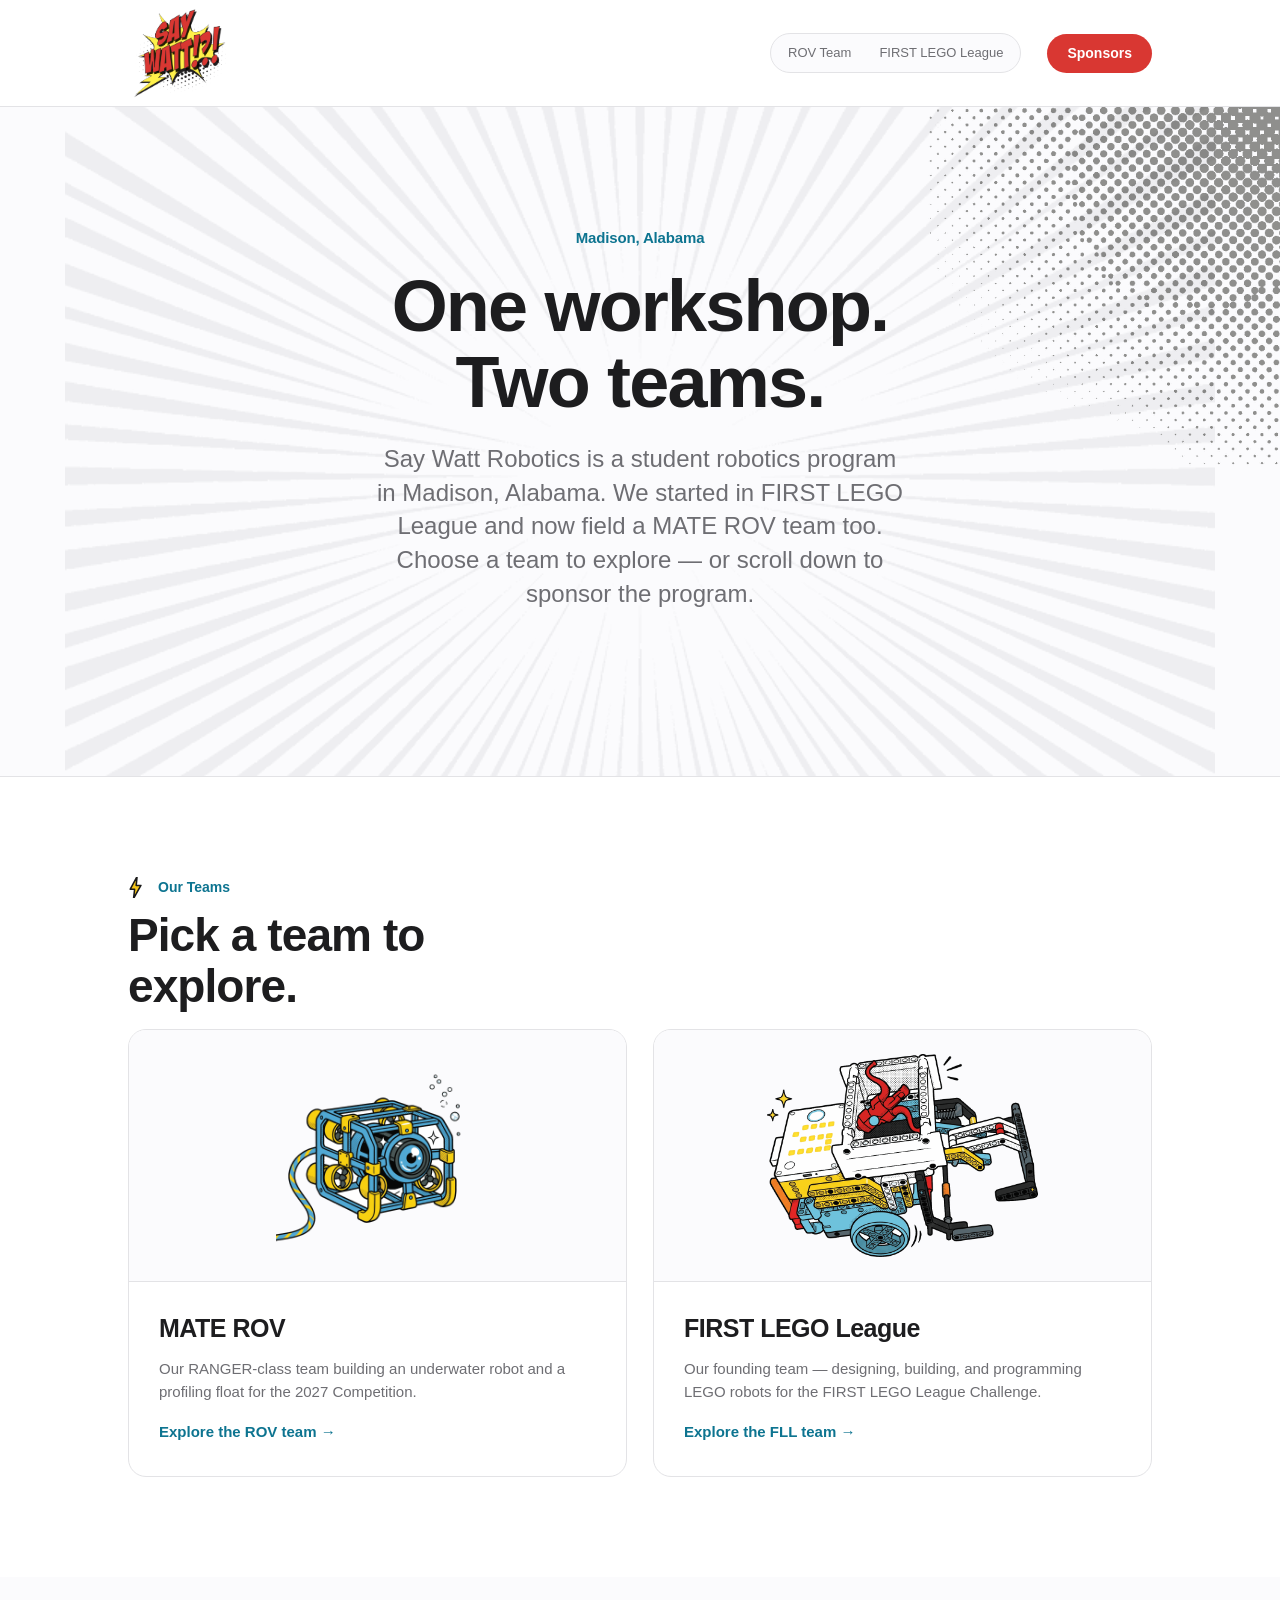
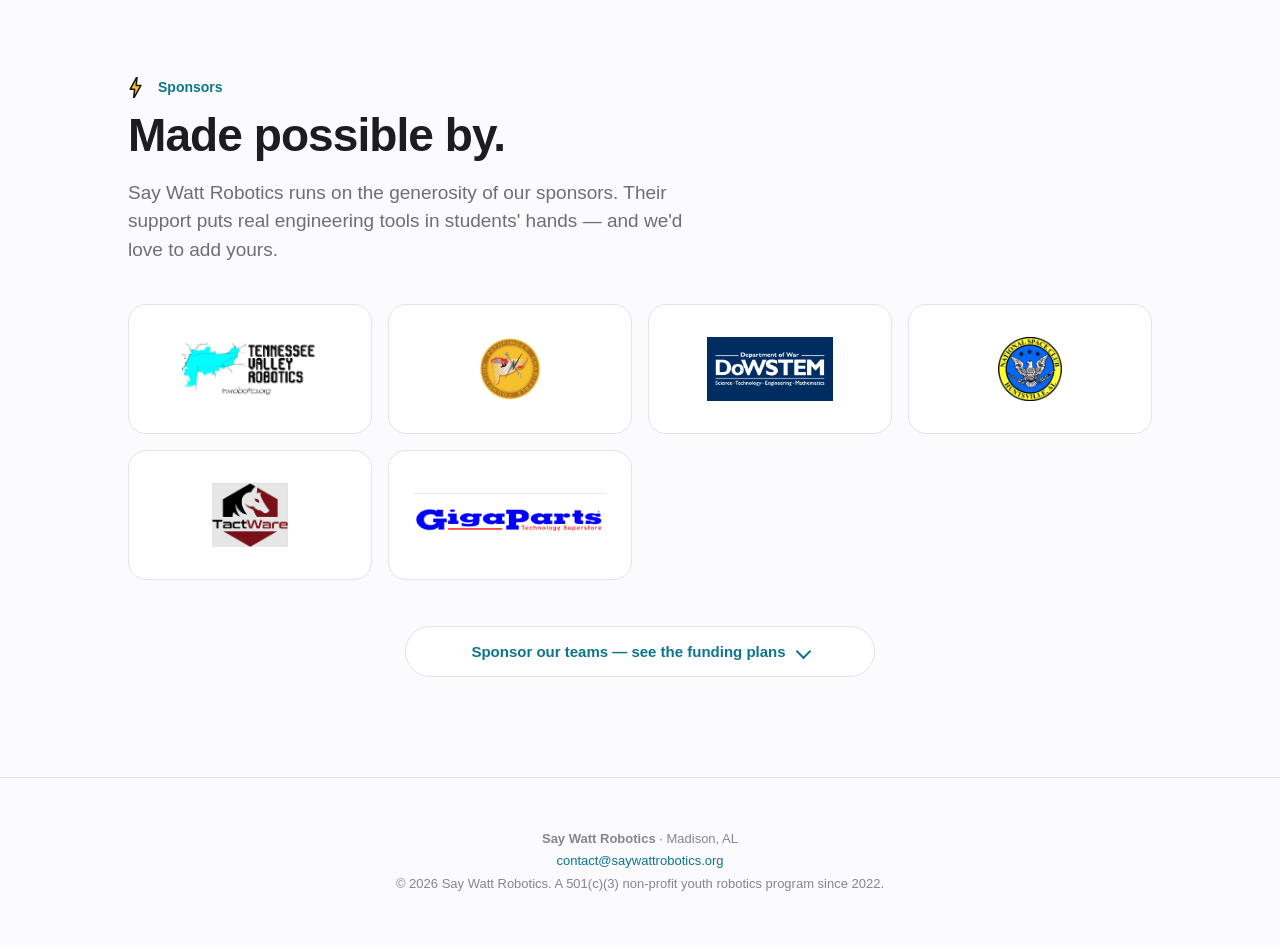
<file: index.html>
<!DOCTYPE html>
<html lang="en">
<head>
  <meta charset="UTF-8" />
  <meta name="viewport" content="width=device-width, initial-scale=1.0" />
  <title>Say Watt Robotics</title>
  <meta name="description" content="Say Watt Robotics — a student robotics program in Madison, AL. Home of our MATE ROV and FIRST LEGO League teams." />
  <link rel="icon" type="image/png" href="assets/logo-emblem.png" />
  <link rel="stylesheet" href="style.css" />
</head>
<body data-team="home">

  <!-- ===== Navigation ===== -->
  <header class="nav" id="nav">
    <div class="nav-inner">
      <a class="nav-logo" href="index.html" data-logo>Say Watt Robotics</a>
      <button class="nav-toggle" id="navToggle" aria-label="Menu">
        <span></span><span></span>
      </button>
      <nav class="nav-links" id="navLinks">
        <div class="team-tabs">
          <a href="MATEROV.html" data-team-tab="rov">ROV Team</a>
          <a href="fll.html" data-team-tab="fll">FIRST LEGO League</a>
        </div>
        <a href="#sponsors" class="nav-donate" data-donate>Sponsors</a>
      </nav>
    </div>
  </header>

  <main id="top">

    <!-- ===== Hero ===== -->
    <section class="hero" id="hero"></section>

    <!-- ===== Teams — the two entry points ===== -->
    <section class="section" id="teams">
      <div class="wrap">
        <p class="eyebrow">Our Teams</p>
        <h2 class="section-title">Pick a team to explore.</h2>
        <div id="teamGrid" class="team-grid"></div>
      </div>
    </section>

    <!-- ===== Sponsors ===== -->
    <section class="section section-alt" id="sponsors">
      <div class="wrap">
        <p class="eyebrow">Sponsors</p>
        <h2 class="section-title">Made possible by.</h2>
        <p class="section-lede" id="sponsorLede"></p>
        <div id="sponsorList" class="sponsor-grid"></div>
        <div id="fundingBlock"></div>
      </div>
    </section>

  </main>

  <!-- ===== Footer ===== -->
  <footer class="footer">
    <div class="wrap" id="footerInner"></div>
  </footer>

  <script src="content.js"></script>
  <script src="app.js"></script>
</body>
</html>
</file>
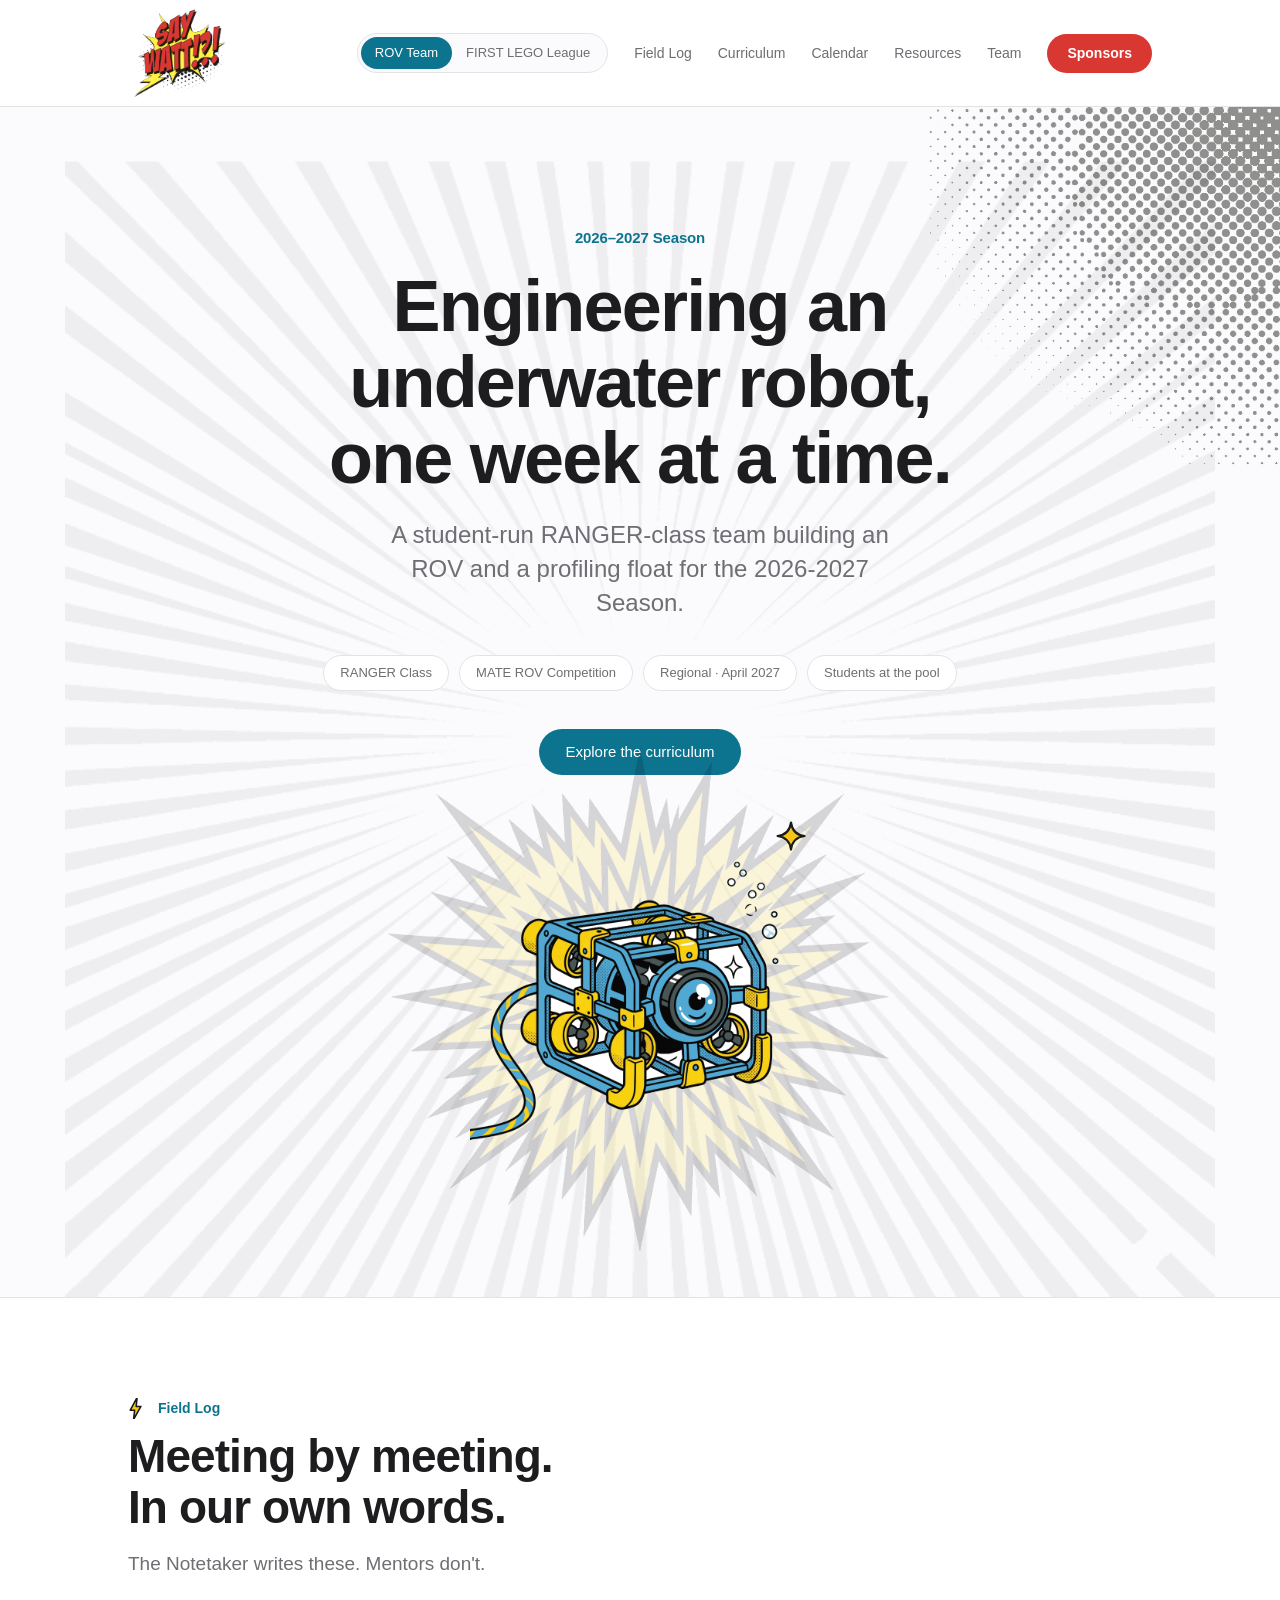
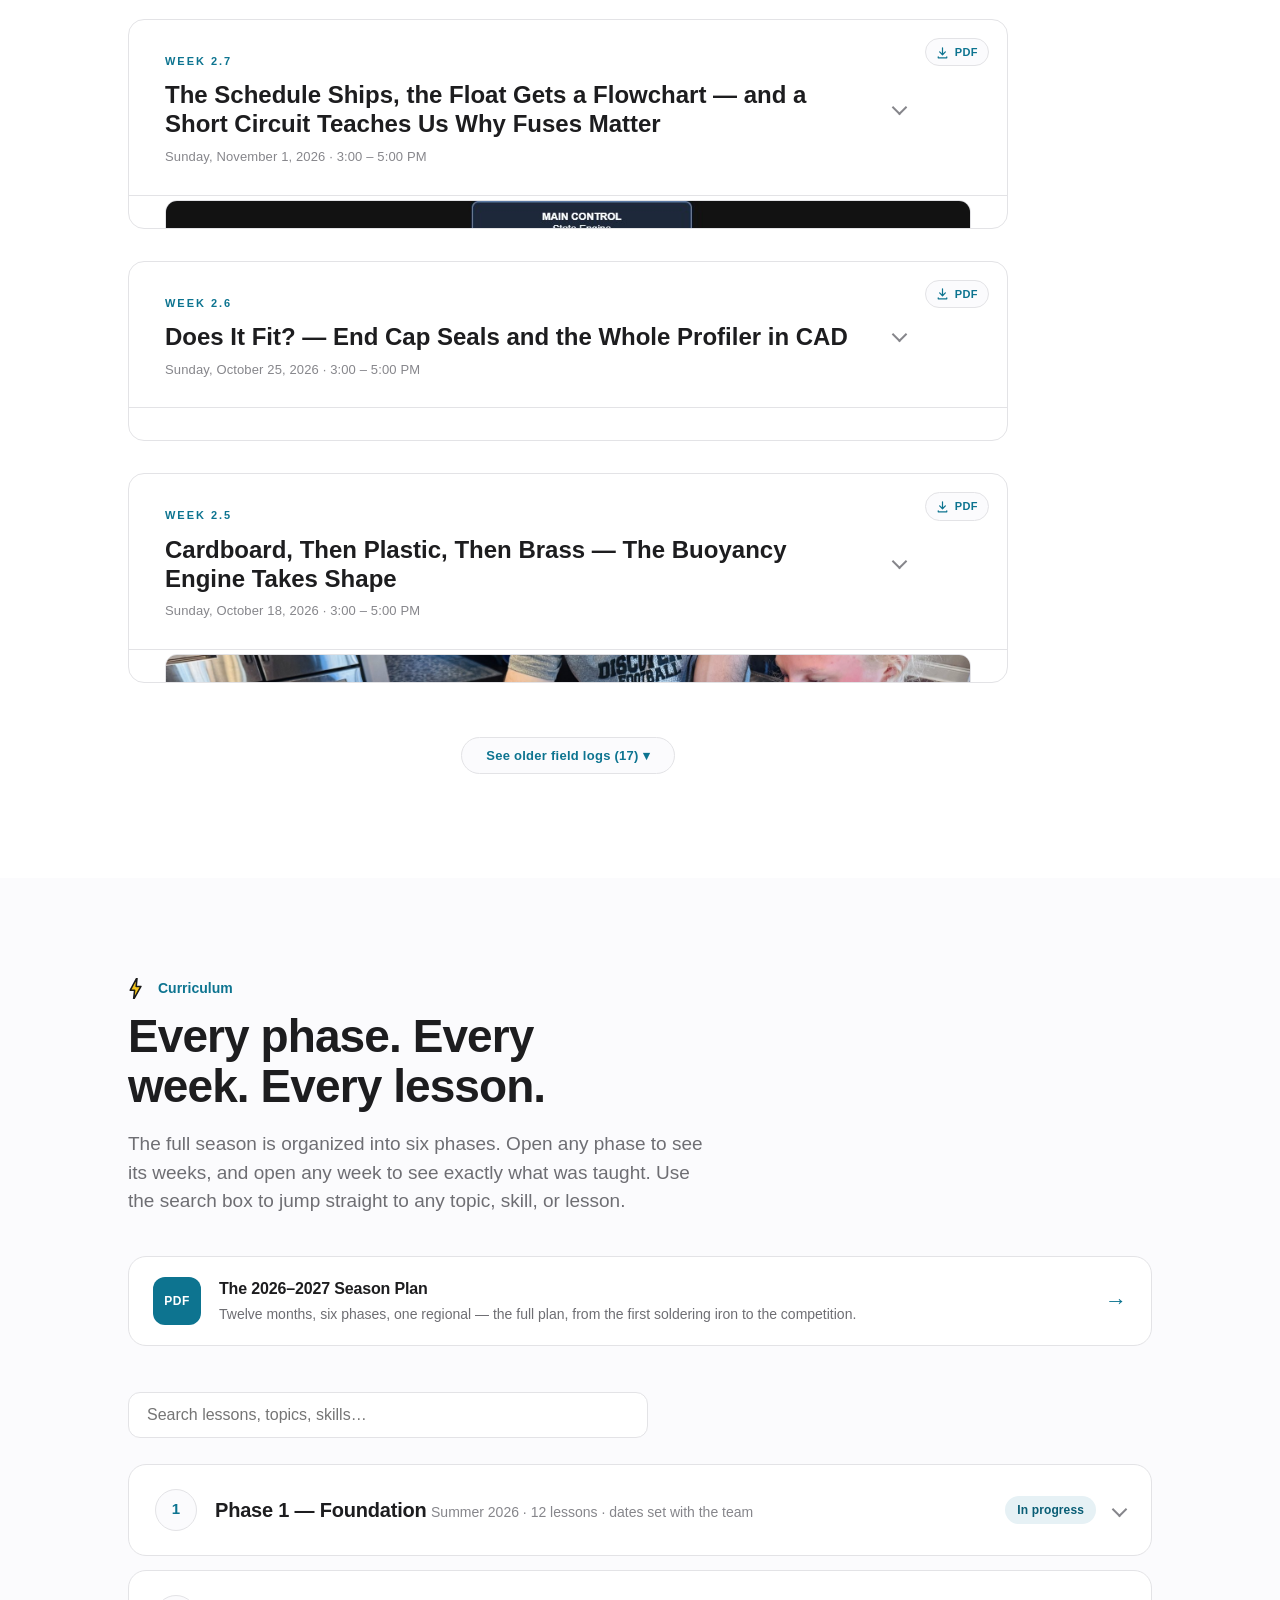
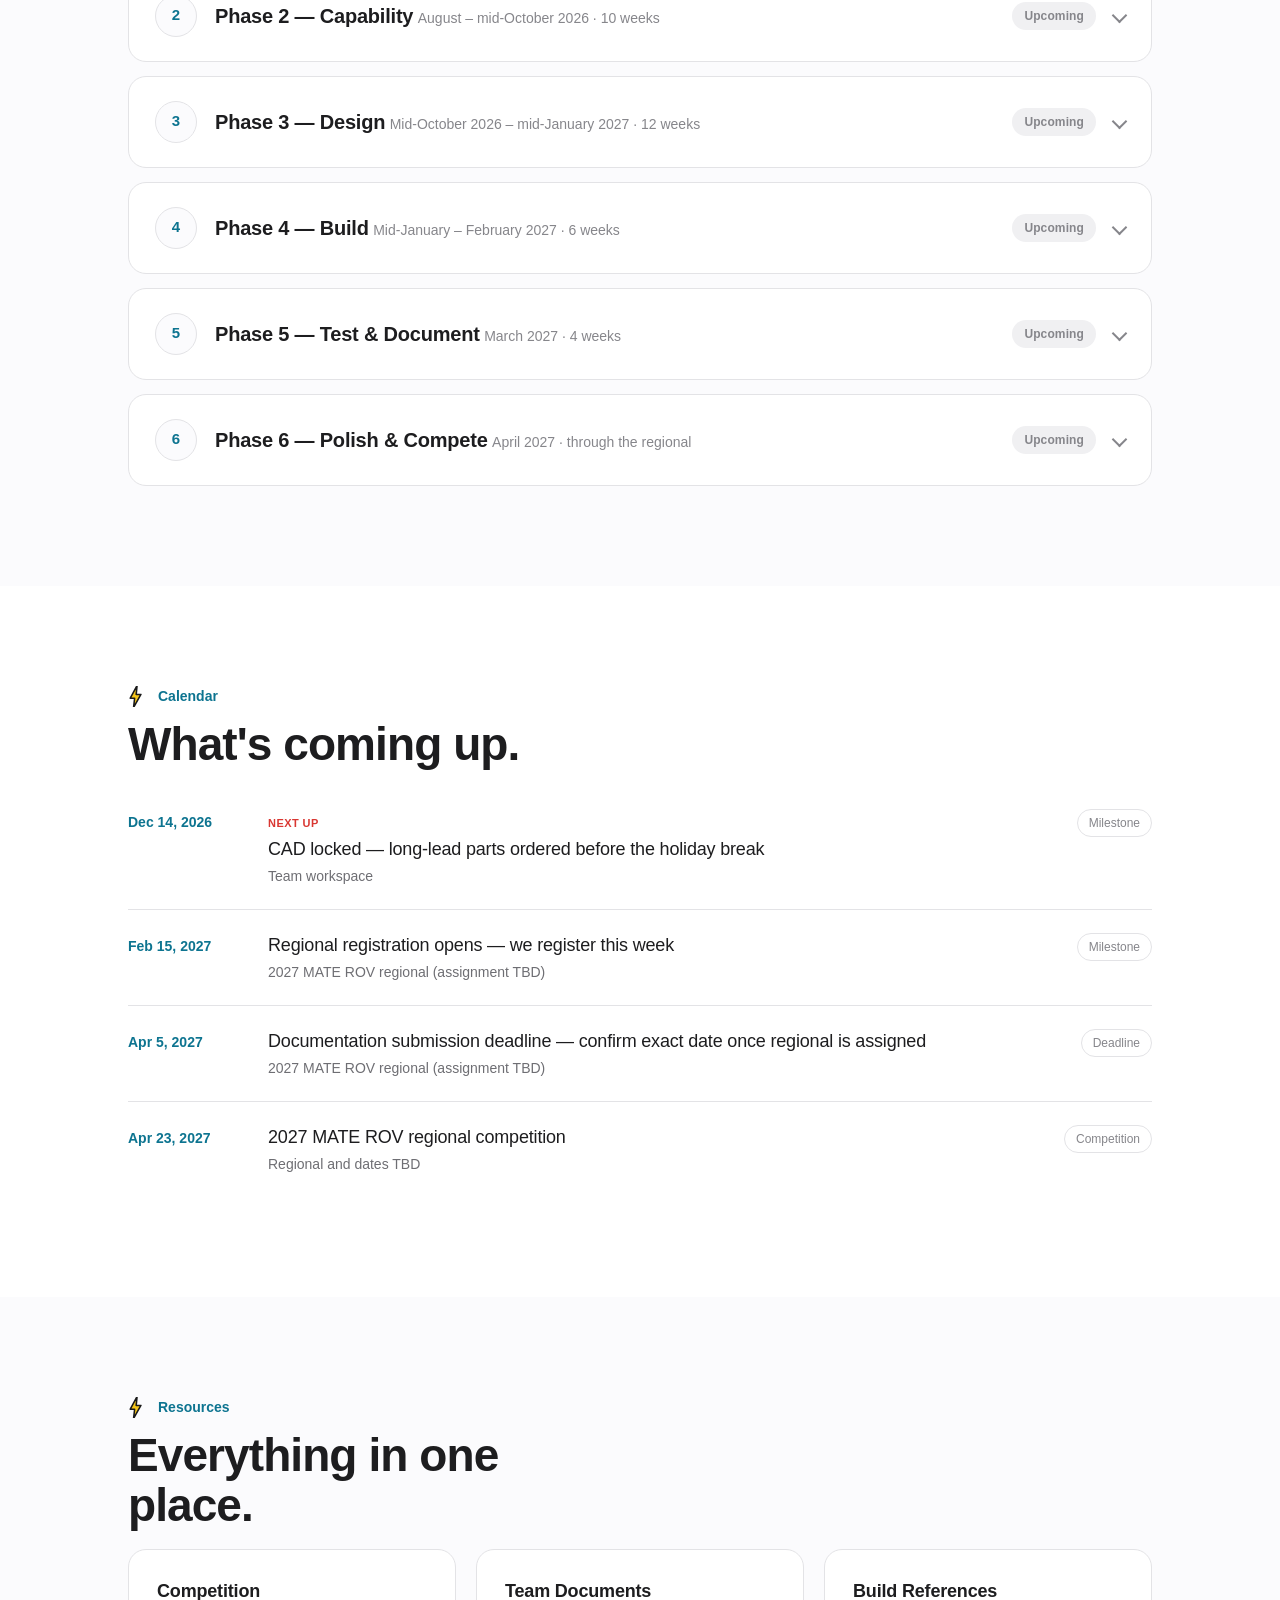
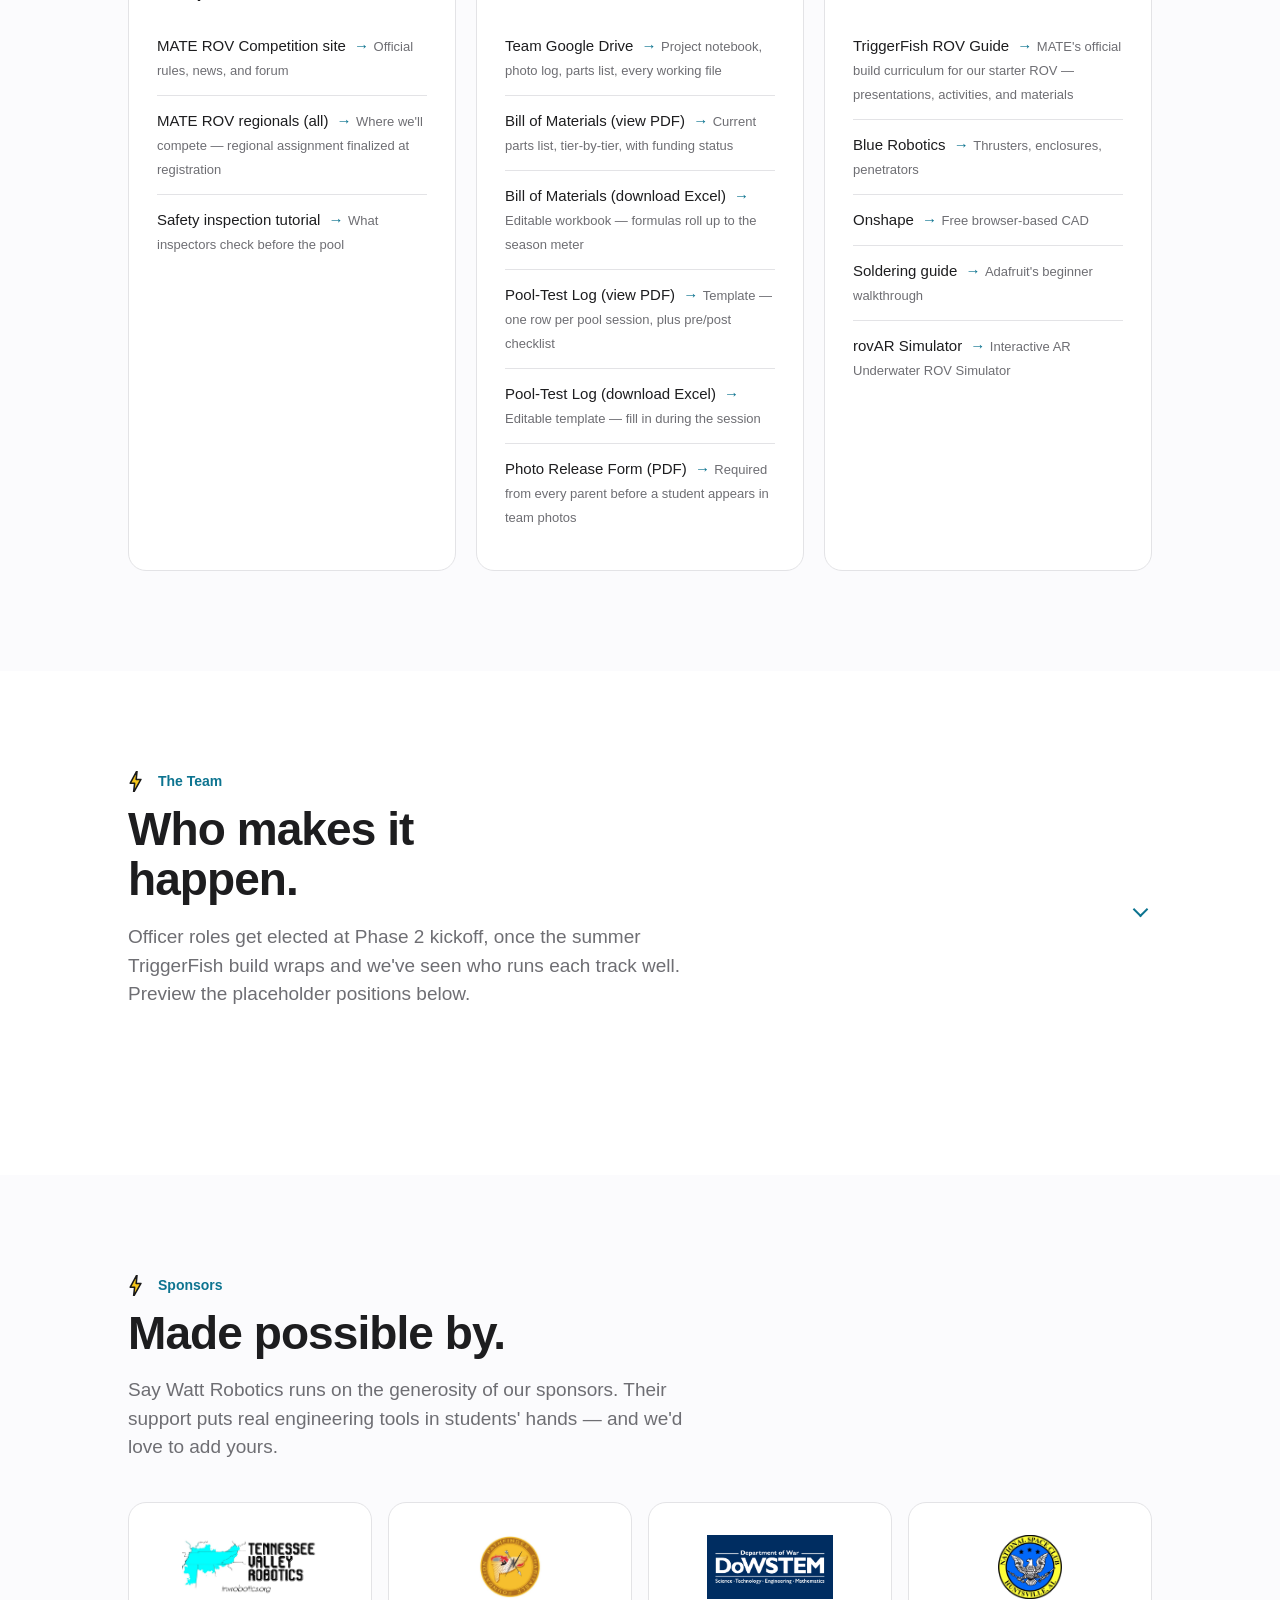
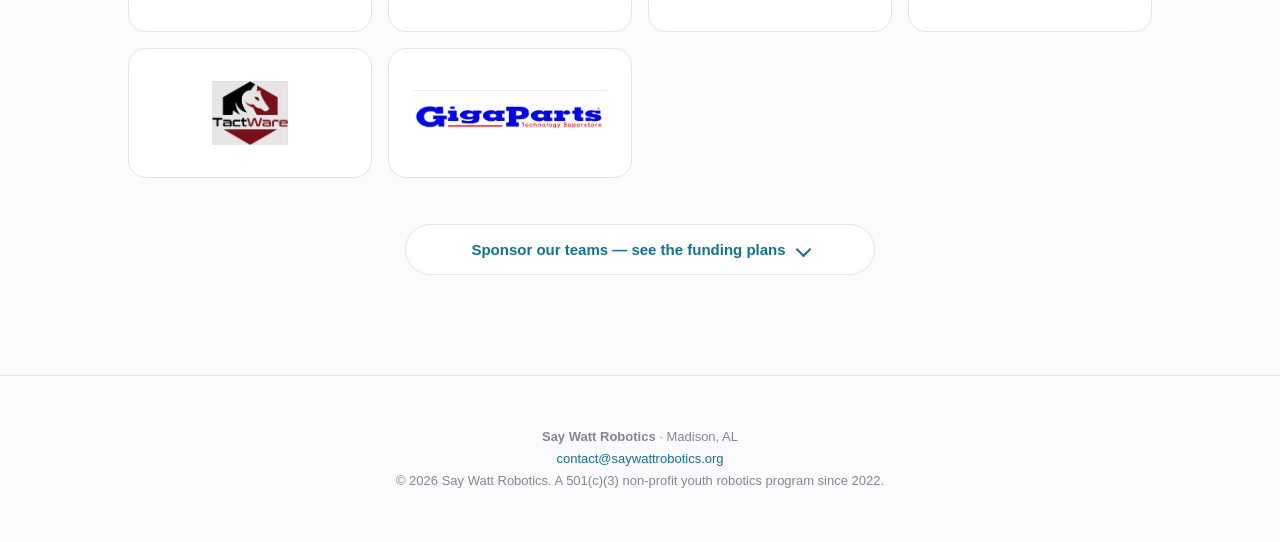
<file: MATEROV.html>
<!DOCTYPE html>
<html lang="en">
<head>
  <meta charset="UTF-8" />
  <meta name="viewport" content="width=device-width, initial-scale=1.0" />
  <title>Say Watt Robotics — MATE ROV</title>
  <meta name="description" content="Say Watt Robotics — Madison, AL. MATE ROV competition team: curriculum, schedule, resources, and season progress." />
  <link rel="icon" type="image/png" href="assets/logo-emblem.png" />
  <link rel="stylesheet" href="style.css" />
</head>
<body data-team="rov">

  <!-- ===== Navigation ===== -->
  <header class="nav" id="nav">
    <div class="nav-inner">
      <a class="nav-logo" href="index.html" data-logo>Say Watt Robotics</a>
      <button class="nav-toggle" id="navToggle" aria-label="Menu">
        <span></span><span></span>
      </button>
      <nav class="nav-links" id="navLinks">
        <div class="team-tabs">
          <a href="MATEROV.html" data-team-tab="rov">ROV Team</a>
          <a href="fll.html" data-team-tab="fll">FIRST LEGO League</a>
        </div>
        <a href="#field-log">Field Log</a>
        <a href="#curriculum">Curriculum</a>
        <a href="#calendar">Calendar</a>
        <a href="#resources">Resources</a>
        <a href="#team">Team</a>
        <a href="#sponsors" class="nav-donate" data-donate>Sponsors</a>
      </nav>
    </div>
  </header>

  <main id="top">

    <!-- ===== Hero ===== -->
    <section class="hero" id="hero"></section>

    <!-- ===== Field Log (meeting notes) ===== -->
    <section class="section" id="field-log">
      <div class="wrap">
        <p class="eyebrow">Field Log</p>
        <h2 class="section-title">Meeting by meeting. In our own words.</h2>
        <p class="section-lede">The Notetaker writes these. Mentors don't.</p>
        <div id="fieldLogList" class="field-log-list"></div>
      </div>
    </section>

    <!-- ===== Curriculum (phase / week / lesson explorer) ===== -->
    <section class="section section-alt" id="curriculum">
      <div class="wrap">
        <p class="eyebrow">Curriculum</p>
        <h2 class="section-title" id="curriculumTitle">Every phase. Every week. Every lesson.</h2>
        <p class="section-lede" id="curriculumLede"></p>
        <div id="roadmap"></div>
        <div class="search">
          <input type="search" id="curriculumSearch" placeholder="Search lessons, topics, skills…" autocomplete="off" />
          <button class="search-clear" id="searchClear" aria-label="Clear search" hidden>Clear</button>
        </div>
        <div id="phaseList" class="phase-list"></div>
        <p class="no-results" id="noResults" hidden>No lessons match that search.</p>
      </div>
    </section>

    <!-- ===== Calendar ===== -->
    <section class="section" id="calendar">
      <div class="wrap">
        <p class="eyebrow">Calendar</p>
        <h2 class="section-title">What's coming up.</h2>
        <div id="calendarList" class="calendar-list"></div>
      </div>
    </section>

    <!-- ===== Resources ===== -->
    <section class="section section-alt" id="resources">
      <div class="wrap">
        <p class="eyebrow">Resources</p>
        <h2 class="section-title">Everything in one place.</h2>
        <div id="resourceList" class="resource-grid"></div>
      </div>
    </section>

    <!-- ===== Team — collapsible; officers get elected at Phase 2 kickoff ===== -->
    <section class="section" id="team">
      <div class="wrap">
        <button type="button" class="team-head" id="teamHead" aria-expanded="false">
          <div class="team-head-text">
            <p class="eyebrow">The Team</p>
            <h2 class="section-title">Who makes it happen.</h2>
            <p class="section-lede">Officer roles get elected at Phase 2 kickoff, once the summer TriggerFish build wraps and we've seen who runs each track well. Preview the placeholder positions below.</p>
          </div>
          <span class="chevron" aria-hidden="true"></span>
        </button>
        <div class="collapse"><div class="collapse-inner">
          <div id="rosterList" class="roster-grid"></div>
        </div></div>
      </div>
    </section>

    <!-- ===== Sponsors ===== -->
    <section class="section section-alt" id="sponsors">
      <div class="wrap">
        <p class="eyebrow">Sponsors</p>
        <h2 class="section-title">Made possible by.</h2>
        <p class="section-lede" id="sponsorLede"></p>
        <div id="sponsorList" class="sponsor-grid"></div>
        <div id="fundingBlock"></div>
      </div>
    </section>

  </main>

  <!-- ===== Footer ===== -->
  <footer class="footer">
    <div class="wrap" id="footerInner"></div>
  </footer>

  <script src="content.js"></script>
  <script src="app.js"></script>
</body>
</html>
</file>
<file: style.css>
/* ============================================================
   ROV Team — Stylesheet
   You should not need to edit this file to update content.
   All content lives in content.js.
   ============================================================ */

:root {
  --bg:        #ffffff;
  --bg-alt:    #fbfbfd;
  --ink:       #1d1d1f;
  --ink-soft:  #6e6e73;
  --ink-faint: #86868b;
  --line:      #e3e3e6;
  --accent:    #0d7490;   /* deep ocean teal */
  --accent-dk: #095d75;
  --red:       #d93732;   /* Say Watt red — from the official logo */
  --red-dk:    #b82b27;
  --radius:    18px;
  --maxw:      1080px;
  --ease:      cubic-bezier(.22,.61,.36,1);
}

* { box-sizing: border-box; margin: 0; padding: 0; }

html { scroll-behavior: smooth; scroll-padding-top: 124px; }

body {
  font-family: -apple-system, BlinkMacSystemFont, "Segoe UI", Roboto,
               Helvetica, Arial, sans-serif;
  color: var(--ink);
  background: var(--bg);
  line-height: 1.5;
  -webkit-font-smoothing: antialiased;
  text-rendering: optimizeLegibility;
}

a { color: inherit; text-decoration: none; }

.wrap { max-width: var(--maxw); margin: 0 auto; padding: 0 28px; }

/* ===== Navigation ===== */
.nav {
  position: sticky; top: 0; z-index: 100;
  background: rgba(255,255,255,.82);
  backdrop-filter: saturate(180%) blur(20px);
  -webkit-backdrop-filter: saturate(180%) blur(20px);
  border-bottom: 1px solid var(--line);
}
.nav-inner {
  max-width: var(--maxw); margin: 0 auto;
  padding: 0 28px; height: 106px;
  display: flex; align-items: center; justify-content: space-between;
}
.nav-logo {
  display: flex; align-items: center;
  font-weight: 600; font-size: 17px; letter-spacing: -.01em;
  color: var(--ink);
}
.logo-img {
  display: block; height: 34px; width: auto; max-width: 280px;
}
.nav-links { display: flex; align-items: center; gap: 26px; }
.nav-links > a {
  font-size: 14px; color: var(--ink-soft);
  transition: color .2s var(--ease);
}
.nav-links > a:hover { color: var(--ink); }

/* team switcher — segmented pill */
.team-tabs {
  display: flex;
  background: var(--bg-alt);
  border: 1px solid var(--line);
  border-radius: 980px;
  padding: 3px;
}
.team-tabs a {
  font-size: 13px; font-weight: 500;
  color: var(--ink-soft);
  padding: 6px 14px; border-radius: 980px;
  white-space: nowrap;
  transition: background .2s var(--ease), color .2s var(--ease);
}
.team-tabs a:hover { color: var(--ink); }
.team-tabs a.active { background: var(--accent); color: #fff; }

/* nav "Sponsors" call-to-action button */
.nav-links > a.nav-donate {
  background: var(--red); color: #fff;
  padding: 9px 20px; border-radius: 980px; font-weight: 600;
  transition: background .2s var(--ease), transform .15s var(--ease);
}
.nav-links > a.nav-donate:hover {
  background: var(--red-dk); color: #fff; transform: translateY(-1px);
}
.nav-toggle {
  display: none; background: none; border: 0; cursor: pointer;
  width: 30px; height: 30px; padding: 6px;
}
.nav-toggle span {
  display: block; height: 1.5px; background: var(--ink);
  margin: 5px 0; transition: .3s var(--ease);
}

/* ===== Hero ===== */
.hero {
  text-align: center;
  padding: 120px 28px 130px;
  background: var(--bg-alt);
  border-bottom: 1px solid var(--line);
}
.hero-eyebrow {
  font-size: 15px; color: var(--accent);
  font-weight: 600; letter-spacing: -.01em;
  margin-bottom: 18px;
}
.hero h1 {
  font-size: clamp(40px, 6.5vw, 72px);
  line-height: 1.06; letter-spacing: -.025em;
  font-weight: 600; max-width: 16ch; margin: 0 auto 22px;
}
.hero-sub {
  font-size: clamp(18px, 2.4vw, 24px);
  color: var(--ink-soft); max-width: 40ch;
  margin: 0 auto 36px; line-height: 1.4;
}
.hero-meta {
  display: flex; flex-wrap: wrap; gap: 10px;
  justify-content: center; margin-bottom: 38px;
}
.hero-meta span {
  font-size: 13px; color: var(--ink-soft);
  background: #fff; border: 1px solid var(--line);
  border-radius: 980px; padding: 7px 16px;
}
.hero-cta {
  display: inline-block;
  background: var(--accent); color: #fff;
  font-size: 15px; font-weight: 500;
  padding: 12px 26px; border-radius: 980px;
  transition: background .2s var(--ease), transform .2s var(--ease);
}
.hero-cta:hover { background: var(--accent-dk); transform: translateY(-1px); }

/* ===== Sections ===== */
.section { padding: 100px 0; }
.section-alt { background: var(--bg-alt); }
.eyebrow {
  font-size: 14px; font-weight: 600;
  color: var(--accent); margin-bottom: 12px;
}
.section-title {
  font-size: clamp(30px, 4.4vw, 46px);
  line-height: 1.1; letter-spacing: -.02em;
  font-weight: 600; max-width: 18ch; margin-bottom: 18px;
}
.section-lede {
  font-size: 19px; color: var(--ink-soft);
  max-width: 56ch; margin-bottom: 40px; line-height: 1.5;
}

/* ===== Curriculum search ===== */
.search {
  display: flex; align-items: center; gap: 12px;
  margin-bottom: 26px; max-width: 520px;
}
.search input {
  flex: 1; font-size: 16px; font-family: inherit;
  color: var(--ink);
  padding: 13px 18px;
  border: 1px solid var(--line); border-radius: 12px;
  background: #fff; outline: none;
  transition: border-color .2s var(--ease), box-shadow .2s var(--ease);
}
.search input:focus {
  border-color: var(--accent);
  box-shadow: 0 0 0 4px rgba(13,116,144,.1);
}
.search-clear {
  font-size: 14px; color: var(--ink-soft);
  background: none; border: 0; cursor: pointer; padding: 6px;
}
.search-clear:hover { color: var(--ink); }
.no-results { color: var(--ink-soft); font-size: 17px; padding: 20px 4px; }

/* ===== Phase / Week / Lesson explorer ===== */
.phase-list { display: flex; flex-direction: column; gap: 14px; }

.phase {
  background: #fff;
  border: 1px solid var(--line);
  border-radius: var(--radius);
  overflow: hidden;
  transition: box-shadow .25s var(--ease);
}
.phase.open { box-shadow: 0 8px 36px rgba(0,0,0,.07); }

.phase-head {
  display: flex; align-items: center; gap: 18px;
  padding: 24px 26px; cursor: pointer;
  user-select: none;
}
.phase-num {
  flex: none;
  width: 42px; height: 42px; border-radius: 50%;
  display: flex; align-items: center; justify-content: center;
  font-size: 15px; font-weight: 600;
  background: var(--bg-alt); color: var(--accent);
  border: 1px solid var(--line);
}
.phase-titlewrap { flex: 1; min-width: 0; }
.phase-title {
  font-size: 20px; font-weight: 600; letter-spacing: -.01em;
}
.phase-dates { font-size: 14px; color: var(--ink-faint); margin-top: 2px; }
.phase-status {
  flex: none; font-size: 12px; font-weight: 600;
  padding: 5px 12px; border-radius: 980px;
  letter-spacing: .01em;
}
.status-complete  { background: #e8f3ee; color: #1f7a4d; }
.status-active    { background: #e6f1f5; color: var(--accent-dk); }
.status-upcoming  { background: #f0f0f2; color: var(--ink-faint); }

.chevron {
  flex: none; width: 11px; height: 11px;
  border-right: 2px solid var(--ink-faint);
  border-bottom: 2px solid var(--ink-faint);
  transform: rotate(45deg);
  transition: transform .3s var(--ease);
}
.phase.open > .phase-head .chevron { transform: rotate(225deg); }

/* sliding container — 0fr→1fr grid trick = smooth, content-height agnostic */
.collapse {
  display: grid; grid-template-rows: 0fr;
  transition: grid-template-rows .34s var(--ease);
}
.collapse > .collapse-inner { overflow: hidden; }
.phase.open > .collapse,
.week.open  > .collapse { grid-template-rows: 1fr; }

.phase-body { padding: 0 26px 22px; }
.phase-summary {
  font-size: 15px; color: var(--ink-soft);
  padding: 4px 0 18px; line-height: 1.55;
  border-top: 1px solid var(--line); margin-top: 2px; padding-top: 18px;
}

/* Weeks */
.week-list { display: flex; flex-direction: column; gap: 8px; }
.week {
  border: 1px solid var(--line);
  border-radius: 12px; overflow: hidden;
  background: var(--bg-alt);
}
.week.open { background: #fff; }
.week-head {
  display: flex; align-items: center; gap: 14px;
  padding: 15px 18px; cursor: pointer; user-select: none;
}
.week-label {
  flex: none; font-size: 13px; font-weight: 600;
  color: var(--accent); min-width: 64px;
}
.week-theme { flex: 1; font-size: 15px; font-weight: 500; }
.week-dates { flex: none; font-size: 13px; color: var(--ink-faint); }
.week .chevron { width: 9px; height: 9px; }
.week.open > .week-head .chevron { transform: rotate(225deg); }

.week-body { padding: 4px 18px 18px 18px; }
.lesson-list { list-style: none; }
.lesson-list li {
  position: relative;
  font-size: 15px; color: var(--ink);
  padding: 9px 0 9px 24px; line-height: 1.5;
  border-top: 1px solid var(--line);
}
.lesson-list li:first-child { border-top: 0; }
.lesson-list li::before {
  content: ""; position: absolute; left: 4px; top: 17px;
  width: 6px; height: 6px; border-radius: 50%;
  background: var(--accent);
}
.week-resources {
  margin-top: 12px; padding-top: 12px;
  border-top: 1px solid var(--line);
  display: flex; flex-wrap: wrap; gap: 8px;
}
.week-resources a {
  font-size: 13px; color: var(--accent);
  border: 1px solid var(--line); border-radius: 980px;
  padding: 5px 13px; transition: background .2s var(--ease);
}
.week-resources a:hover { background: var(--bg-alt); }
.phase-resources {
  margin: 0 0 16px; padding-top: 0; border-top: 0;
}

mark {
  background: #fff2b8; color: inherit;
  border-radius: 3px; padding: 0 2px;
}

/* ===== Calendar ===== */
.calendar-list { display: flex; flex-direction: column; gap: 0; }
.cal-item {
  display: flex; gap: 24px; align-items: baseline;
  padding: 22px 0; border-top: 1px solid var(--line);
}
.cal-item:first-child { border-top: 0; }
.cal-item.next { }
.cal-date {
  flex: none; width: 116px;
  font-size: 14px; font-weight: 600; color: var(--accent);
}
.cal-main { flex: 1; }
.cal-title { font-size: 18px; font-weight: 500; letter-spacing: -.01em; }
.cal-meta { font-size: 14px; color: var(--ink-soft); margin-top: 3px; }
.cal-tag {
  flex: none; font-size: 12px; color: var(--ink-faint);
  border: 1px solid var(--line); border-radius: 980px;
  padding: 4px 11px;
}
.cal-next-flag {
  display: inline-block; font-size: 11px; font-weight: 700;
  letter-spacing: .04em; color: var(--red);
  margin-bottom: 4px;
}

/* ===== Resources ===== */
.resource-grid {
  display: grid; gap: 20px;
  grid-template-columns: repeat(auto-fit, minmax(300px, 1fr));
}
.resource-card {
  background: #fff; border: 1px solid var(--line);
  border-radius: var(--radius); padding: 28px;
}
.resource-card h3 {
  font-size: 18px; font-weight: 600; margin-bottom: 16px;
  letter-spacing: -.01em;
}
.resource-card ul { list-style: none; }
.resource-card li { border-top: 1px solid var(--line); }
.resource-card li:first-child { border-top: 0; }
.resource-card a, .resource-card .res-static {
  display: block; padding: 13px 0;
}
.resource-card a { transition: opacity .15s var(--ease); }
.resource-card a:hover { opacity: .6; }
.res-title { font-size: 15px; font-weight: 500; }
.res-title .arrow { color: var(--accent); margin-left: 4px; }
.res-desc { font-size: 13px; color: var(--ink-soft); margin-top: 2px; }

/* ===== Team section — collapsible ===== */
.team-head {
  appearance: none;
  display: flex; align-items: center; justify-content: space-between; gap: 22px;
  width: 100%;
  background: transparent; border: 0;
  padding: 0;
  cursor: pointer;
  text-align: left;
  font: inherit; color: inherit;
}
.team-head-text {
  flex: 1;
}
.team-head-text .eyebrow,
.team-head-text .section-title,
.team-head-text .section-lede {
  pointer-events: none;
}
.team-head .chevron {
  flex: none;
  margin-right: 6px;
  border-color: var(--accent);
}
#team.open .team-head .chevron { transform: rotate(225deg); }
#team > .wrap > .collapse { margin-top: 26px; }
#team.open > .wrap > .collapse { grid-template-rows: 1fr; }

/* ===== Roster ===== */
.roster-grid {
  display: grid; gap: 18px; align-items: start;
  grid-template-columns: repeat(auto-fit, minmax(220px, 1fr));
}
.roster-card {
  background: #fff; border: 1px solid var(--line);
  border-radius: var(--radius); padding: 26px;
  text-align: center;
}
.roster-card.has-duties {
  cursor: pointer; padding-bottom: 10px;
  transition: border-color .15s ease, box-shadow .15s ease;
}
.roster-card.has-duties:hover {
  border-color: var(--accent);
  box-shadow: 0 6px 22px rgba(0,0,0,.06);
}
.roster-toggle {
  display: inline-flex; align-items: center; gap: 7px;
  margin-top: 16px;
  font-size: 12.5px; font-weight: 600; letter-spacing: .01em;
  color: var(--accent);
}
.roster-card.open .roster-toggle .chevron { transform: rotate(225deg); }
.roster-card.open > .collapse { grid-template-rows: 1fr; }
.roster-duties {
  list-style: none; text-align: left;
  margin-top: 6px; padding: 0 2px;
}
.roster-duties li {
  position: relative;
  font-size: 13.5px; color: var(--ink); line-height: 1.5;
  padding: 9px 0 9px 20px;
  border-top: 1px solid var(--line);
}
.roster-duties li:first-child { border-top: 0; }
.roster-duties li::before {
  content: ""; position: absolute; left: 2px; top: 15px;
  width: 6px; height: 6px; border-radius: 50%; background: var(--accent);
}
.roster-avatar {
  width: 64px; height: 64px; border-radius: 50%;
  margin: 0 auto 16px;
  display: flex; align-items: center; justify-content: center;
  font-size: 22px; font-weight: 600;
  background: var(--bg-alt); color: var(--accent);
  border: 1px solid var(--line);
}
.roster-name { font-size: 17px; font-weight: 600; }
.roster-role {
  font-size: 13px; font-weight: 600; color: var(--accent);
  margin-top: 4px;
}
.roster-detail {
  font-size: 14px; color: var(--ink-soft); margin-top: 8px;
  line-height: 1.45;
}

/* ===== Weekly rotating duties ===== */
.weekly-duties {
  grid-column: 1 / -1;
  margin-top: 18px;
  padding-top: 28px;
  border-top: 1px solid var(--line);
  text-align: center;
}
.weekly-duties-eyebrow {
  font-size: 11.5px; font-weight: 700; letter-spacing: .14em;
  text-transform: uppercase; color: var(--ink-faint);
  margin: 0 0 18px;
}
.weekly-duties-chips {
  display: grid; gap: 14px;
  grid-template-columns: repeat(auto-fit, minmax(200px, 1fr));
  max-width: 920px; margin: 0 auto;
}
.weekly-duty {
  background: #fbfbfd; border: 1px solid var(--line);
  border-radius: 12px; padding: 16px 18px;
  text-align: left;
}
.weekly-duty-role {
  font-size: 13.5px; font-weight: 700; color: var(--accent);
  letter-spacing: .005em;
}
.weekly-duty-detail {
  font-size: 12.5px; color: var(--ink-soft);
  margin-top: 6px; line-height: 1.5;
}

/* Calendar — make linked titles look clickable */
.cal-title-link {
  color: var(--ink);
  text-decoration: none;
  font-weight: 600;
  transition: color .15s ease;
}
.cal-title-link:hover { color: var(--accent); }

/* ===== Field Log (meeting notes) ===== */
.field-log-list {
  display: flex; flex-direction: column;
  gap: 32px;
  max-width: 880px;
}
.field-note {
  position: relative;
  background: #fff;
  border: 1px solid var(--line);
  border-radius: 16px;
  overflow: hidden;
  scroll-margin-top: 80px;
  transition: border-color .15s ease, box-shadow .15s ease;
}
.field-note-pdf {
  position: absolute;
  top: 18px; right: 18px;
  display: inline-flex; align-items: center; gap: 6px;
  padding: 5px 10px;
  font-size: 11px; font-weight: 600; letter-spacing: .04em;
  color: var(--accent);
  background: var(--bg-alt);
  border: 1px solid var(--line);
  border-radius: 999px;
  text-decoration: none;
  transition: background .15s ease, border-color .15s ease, color .15s ease;
  z-index: 2;
}
.field-note-pdf:hover {
  background: var(--accent);
  border-color: var(--accent);
  color: #fff;
}
.field-note-pdf svg { display: block; }
.field-note:hover { border-color: var(--accent); box-shadow: 0 6px 22px rgba(0,0,0,.06); }
.field-note-head {
  appearance: none;
  display: flex; align-items: center; justify-content: space-between; gap: 22px;
  width: 100%;
  background: transparent; border: 0;
  padding: 28px 96px 28px 36px;
  cursor: pointer;
  text-align: left;
  font: inherit; color: inherit;
}
.field-note-head-text { flex: 1; }
.field-note-head .chevron { margin-right: 6px; }
.field-note.open > .collapse { grid-template-rows: 1fr; }
.field-note.open .field-note-head .chevron { transform: rotate(225deg); }
.field-note-body {
  padding: 4px 36px 28px;
  border-top: 1px solid var(--line);
}
.field-note-body > * + * { margin-top: 0; }
.field-note-body > .field-note-recap { padding-top: 22px; margin: 0; }
.field-note-week {
  display: inline-block;
  font-size: 11px; font-weight: 700; letter-spacing: .18em;
  text-transform: uppercase; color: var(--accent);
  margin-bottom: 8px;
}
.field-note-theme {
  font-size: 24px; font-weight: 700; line-height: 1.2;
  color: var(--ink); margin: 4px 0 8px;
}
.field-note-meta {
  font-size: 13px; color: var(--ink-faint);
  letter-spacing: .01em;
}
.field-note-recap {
  font-size: 16.5px; line-height: 1.65;
  color: var(--ink); margin: 0 0 4px;
}
.field-note-hero {
  margin: 0 0 24px;
  border-radius: 12px;
  overflow: hidden;
  border: 1px solid var(--line);
  background: var(--bg-alt);
}
.field-note-hero img {
  display: block;
  width: 100%; height: auto;
  max-height: 460px;
  object-fit: cover;
}
.field-note-hero figcaption {
  padding: 12px 18px;
  font-size: 13px; color: var(--ink-soft);
  font-style: italic;
  border-top: 1px solid var(--line);
}
.field-note-stats {
  display: grid; gap: 12px;
  grid-template-columns: repeat(auto-fit, minmax(120px, 1fr));
  margin: 26px 0 8px;
  padding: 18px 0;
  border-top: 1px solid var(--line);
  border-bottom: 1px solid var(--line);
}
.field-stat { text-align: center; }
.field-stat-value {
  font-size: 26px; font-weight: 700; color: var(--ink); line-height: 1;
}
.field-stat-label {
  font-size: 11px; font-weight: 600; letter-spacing: .12em;
  text-transform: uppercase; color: var(--ink-faint);
  margin-top: 6px;
}
.field-note-section { margin-top: 26px; }
.field-note-eyebrow {
  font-size: 11px; font-weight: 700; letter-spacing: .16em;
  text-transform: uppercase; color: var(--ink-faint);
  margin: 0 0 12px;
}
/* Retrospective — what worked / what needs addressed, side by side.
   Deliberately monochrome: no green-vs-red scoring. Both columns are
   the same kind of finding, and the honest half gets equal weight. */
.field-retro {
  display: grid; gap: 14px;
  grid-template-columns: repeat(auto-fit, minmax(280px, 1fr));
}
.field-retro-col {
  background: var(--bg-alt);
  border: 1px solid var(--line);
  border-radius: 10px;
  padding: 15px 18px 16px;
}
.field-retro-head {
  font-size: 12.5px; font-weight: 700;
  color: var(--accent);
  margin-bottom: 10px;
}
.field-retro-col .field-bullets li:first-child { padding-top: 0; }
.field-retro-col .field-bullets li:last-child  { padding-bottom: 0; }
.field-roles-grid {
  display: grid; gap: 10px;
  grid-template-columns: repeat(auto-fit, minmax(180px, 1fr));
}
.field-role {
  background: var(--bg-alt);
  border: 1px solid var(--line);
  border-radius: 10px;
  padding: 12px 14px;
}
.field-role-role {
  font-size: 12.5px; font-weight: 700; color: var(--accent);
}
.field-role-holder {
  font-size: 13px; color: var(--ink-soft);
  margin-top: 4px;
}
.field-note-aside {
  font-size: 13px; font-style: italic;
  color: var(--ink-faint);
  margin: 10px 0 0;
}
.field-bullets {
  list-style: none; padding: 0; margin: 0;
}
.field-bullets li {
  position: relative;
  padding: 10px 0 10px 20px;
  font-size: 14.5px; line-height: 1.55;
  color: var(--ink);
  border-top: 1px solid var(--line);
}
.field-bullets li:first-child { border-top: 0; }
.field-bullets li::before {
  content: ""; position: absolute; left: 2px; top: 17px;
  width: 6px; height: 6px; border-radius: 50%; background: var(--accent);
}
.field-actions {
  width: 100%; border-collapse: collapse;
  font-size: 14px;
}
.field-actions thead th {
  text-align: left;
  font-size: 10.5px; font-weight: 700; letter-spacing: .14em;
  text-transform: uppercase; color: #fff;
  background: var(--accent);
  padding: 8px 12px;
}
.field-actions thead th:first-child { border-radius: 8px 0 0 8px; }
.field-actions thead th:last-child  { border-radius: 0 8px 8px 0; }
.field-actions tbody td {
  padding: 12px 12px;
  border-bottom: 1px solid var(--line);
  color: var(--ink); vertical-align: top;
}
.field-actions tbody td:nth-child(2),
.field-actions tbody td:nth-child(3) {
  color: var(--ink-soft); white-space: nowrap;
  font-size: 13px;
}
.field-note-ahead {
  font-size: 15px; font-style: italic;
  color: var(--ink-soft); line-height: 1.6;
  margin: 0;
}
.field-photos {
  display: grid; gap: 14px;
  grid-template-columns: repeat(auto-fit, minmax(280px, 1fr));
}
.field-photo {
  margin: 0;
  border: 1px solid var(--line);
  border-radius: 10px;
  overflow: hidden;
  background: var(--bg-alt);
}
.field-photo img {
  display: block; width: 100%; height: auto;
}
.field-photo figcaption {
  padding: 10px 14px;
  font-size: 12.5px; color: var(--ink-soft);
  font-style: italic;
  border-top: 1px solid var(--line);
}
.field-photos-pending { /* visual placeholder when consent is pending */ }
/* Video clips — same card language as the photo gallery, with a wider
   minimum column so a 16:9 clip has room to be watchable. */
.field-videos {
  display: grid; gap: 14px;
  grid-template-columns: repeat(auto-fit, minmax(340px, 1fr));
}
.field-video {
  margin: 0;
  border: 1px solid var(--line);
  border-radius: 10px;
  overflow: hidden;
  background: #000;
}
.field-video video {
  display: block; width: 100%; height: auto;
  aspect-ratio: 16 / 9;
  background: #000;
  object-fit: contain;
}
.field-video figcaption {
  padding: 10px 14px;
  font-size: 12.5px; color: var(--ink-soft);
  font-style: italic;
  background: var(--bg-alt);
  border-top: 1px solid var(--line);
}
.field-note-sponsors {
  margin-top: 32px;
  padding-top: 22px;
  border-top: 1px solid var(--line);
  text-align: center;
}
.field-note-sponsors-label {
  display: block;
  font-size: 10.5px; font-weight: 700; letter-spacing: .18em;
  text-transform: uppercase; color: var(--ink-faint);
  margin-bottom: 14px;
}
.field-note-sponsors-row {
  display: flex; flex-wrap: wrap; justify-content: center;
  gap: 18px 28px;
  opacity: 0.75;
}
.field-sponsor {
  font-size: 11px; letter-spacing: .04em;
  color: var(--ink-soft); text-decoration: none;
  align-self: center;
}
.field-sponsor img {
  max-height: 26px; max-width: 92px;
  width: auto; height: auto;
  display: block;
  filter: grayscale(0.35);
  transition: filter .2s ease, opacity .2s ease;
}
.field-sponsor:hover img {
  filter: grayscale(0);
}
@media (max-width: 600px) {
  .field-note { padding: 28px 22px 22px; }
  .field-note-theme { font-size: 20px; }
  .field-note-recap { font-size: 15px; }
  .field-actions { font-size: 13px; }
  .field-actions tbody td:nth-child(2),
  .field-actions tbody td:nth-child(3) { white-space: normal; }
}

/* ===== Updates ===== */
.update-list {
  display: flex; flex-direction: column; gap: 0;
  max-width: 680px;
}
.update {
  padding: 32px 0; border-top: 1px solid var(--line);
}
.update:first-child { border-top: 0; padding-top: 0; }
.update-date {
  font-size: 13px; font-weight: 600; color: var(--accent);
  margin-bottom: 8px;
}
.update h3 {
  font-size: 22px; font-weight: 600; letter-spacing: -.015em;
  margin-bottom: 10px;
}
.update p { font-size: 16px; color: var(--ink-soft); line-height: 1.6; }

/* ===== Sponsors ===== */
.sponsor-grid {
  display: grid; gap: 16px;
  grid-template-columns: repeat(auto-fit, minmax(200px, 1fr));
}
.sponsor-card {
  background: #fff; border: 1px solid var(--line);
  border-radius: var(--radius); padding: 28px 24px;
  text-align: center; min-height: 130px;
  display: flex; align-items: center; justify-content: center;
  transition: transform .2s var(--ease), box-shadow .2s var(--ease);
}
a.sponsor-card:hover {
  transform: translateY(-2px);
  box-shadow: 0 10px 30px rgba(0,0,0,.07);
}
.sponsor-logo {
  display: block; margin: 0 auto;
  max-width: 100%; max-height: 64px; width: auto;
  object-fit: contain;
}
.sponsor-name { font-size: 17px; font-weight: 600; }

/* ===== Footer ===== */
.footer {
  background: var(--bg-alt);
  border-top: 1px solid var(--line);
  padding: 50px 0; text-align: center;
}
.footer p { font-size: 13px; color: var(--ink-faint); line-height: 1.7; }
.footer a { color: var(--accent); }

/* ===== Reveal on scroll ===== */
.reveal {
  opacity: 0; transform: translateY(22px);
  transition: opacity .7s var(--ease), transform .7s var(--ease);
}
.reveal.in { opacity: 1; transform: none; }

/* ===== Responsive ===== */
@media (max-width: 720px) {
  .nav-toggle { display: block; }
  .nav-links {
    position: absolute; top: 106px; left: 0; right: 0;
    flex-direction: column; gap: 0;
    background: rgba(255,255,255,.97);
    backdrop-filter: blur(20px);
    border-bottom: 1px solid var(--line);
    max-height: 0; overflow: hidden;
    transition: max-height .35s var(--ease);
  }
  .nav-links.open { max-height: 420px; }
  .nav-links > a {
    padding: 16px 28px; border-top: 1px solid var(--line);
    font-size: 16px;
  }
  .team-tabs {
    margin: 14px 28px 4px; align-self: stretch;
  }
  .team-tabs a { flex: 1; text-align: center; padding: 9px 10px; }
  .nav-links > a.nav-donate {
    margin: 14px 28px 4px; padding: 13px; text-align: center; border-top: 0;
  }
  .section { padding: 70px 0; }
  .hero { padding: 84px 24px 90px; }
  .phase-head { padding: 20px 18px; gap: 14px; }
  .phase-body { padding: 0 18px 18px; }
  .phase-status { display: none; }
  .cal-item { flex-wrap: wrap; gap: 6px 16px; }
  .cal-date { width: auto; }
  .cal-tag { order: 3; }
}

/* ============================================================
   COMIC ACCENTS — a subtle pop-art layer over the clean base.
   Every graphic lives in the assets/ folder. If a file is not
   there yet, that accent simply doesn't appear — the layout
   never breaks and the site still looks clean.
   ============================================================ */

/* --- nav logo: the Say Watt Robotics comic emblem --- */
.logo-emblem {
  display: block; height: 90px; width: auto;
}

/* --- each section eyebrow gets a tiny bolt --- */
body.art-ready .eyebrow {
  padding-left: 30px;
  background: url(assets/lightning-bolt.svg) left center / auto 24px no-repeat;
}

/* --- hero: faint action lines + halftone corner --- */
.hero { position: relative; overflow: hidden; }
.hero .wrap { position: relative; z-index: 2; }
.hero::before {
  content: ""; position: absolute; z-index: 0; pointer-events: none;
  top: 50%; left: 50%; width: 1150px; height: 1150px;
  transform: translate(-50%, -47%);
  background: url(assets/speed-lines.png) center/contain no-repeat;
  opacity: .05;
}
.hero::after {
  content: ""; position: absolute; z-index: 0; pointer-events: none;
  top: 0; right: 0; width: 360px; height: 360px;
  background: url(assets/halftone-corner.png) top right/contain no-repeat;
  transform: rotate(180deg); opacity: .5;
}

/* --- hero illustration (ROV / brick robot) --- */
.hero-art { display: none; }
.hero-art.on {
  display: block; position: relative;
  margin: 52px auto 0; width: min(340px, 74vw);
}
.hero-art.on::before {            /* comic starburst behind it */
  content: ""; position: absolute; z-index: 0; pointer-events: none;
  top: 50%; left: 50%; width: 158%; height: 158%;
  transform: translate(-50%, -50%);
  background: url(assets/starburst.png) center/contain no-repeat;
  opacity: .15;
}
.hero-art.on::after {             /* sparkle accent */
  content: ""; position: absolute; z-index: 2; pointer-events: none;
  top: -6px; right: 4px; width: 30px; height: 30px;
  background: url(assets/sparkle.svg) center/contain no-repeat;
}
.hero-art img { position: relative; z-index: 1; display: block; width: 100%; }

/* (the empty speech bubble was removed — an empty bubble read as
   unfinished. speech-bubble.png stays in assets/ if needed later.) */

/* (footer halftone band removed — it sat behind the contact text
   and hurt readability. footer is kept clean.) */

@media (max-width: 720px) {
  .logo-emblem { height: 70px; }
}

/* ============================================================
   SPONSOR FUNDING — meter + collapsible wish list
   ============================================================ */
.fund { margin-top: 46px; }

.fund-toggle {
  display: flex; align-items: center; justify-content: center; gap: 12px;
  margin: 0 auto; width: 100%; max-width: 470px;
  background: #fff; border: 1px solid var(--line); border-radius: 980px;
  padding: 16px 28px; cursor: pointer; font-family: inherit;
  font-size: 15px; font-weight: 600; color: var(--accent);
  transition: border-color .2s var(--ease), box-shadow .2s var(--ease);
}
.fund-toggle:hover {
  border-color: var(--accent); box-shadow: 0 4px 18px rgba(0,0,0,.06);
}
.fund-toggle .chevron { border-color: var(--accent); }
.fund.open > .collapse { grid-template-rows: 1fr; }
.fund.open .fund-toggle .chevron { transform: rotate(225deg); }

.fund-panel { padding-top: 34px; }

/* the two-team framing line */
.fund-lede {
  font-size: 17px; line-height: 1.6; color: var(--ink-soft);
  max-width: 64ch; margin: 0 auto 38px; text-align: center;
}

/* the transparency pledge — 100% to the mission */
.fund-pledge {
  max-width: 720px; margin: 0 auto 44px; text-align: center;
  background: linear-gradient(180deg, #f3f9fb 0%, #eaf2f4 100%);
  border: 1px solid #cfe3e8; border-radius: var(--radius);
  padding: 34px 34px 28px;
}
.pledge-badge {
  display: inline-block; background: var(--accent); color: #fff;
  font-size: 12px; font-weight: 700; letter-spacing: .12em; text-transform: uppercase;
  padding: 7px 16px; border-radius: 980px; margin-bottom: 16px;
}
.pledge-headline {
  font-size: 26px; font-weight: 700; letter-spacing: -.02em;
  color: var(--ink); margin: 0 0 12px; line-height: 1.2;
}
.pledge-body {
  font-size: 15.5px; line-height: 1.6; color: var(--ink-soft);
  max-width: 56ch; margin: 0 auto 22px;
}
.pledge-split {
  display: grid; grid-template-columns: 1fr 1fr; gap: 16px;
  text-align: left; margin-top: 4px;
}
.pledge-cell {
  background: #fff; border: 1px solid var(--line); border-radius: 12px;
  padding: 16px 18px; font-size: 14.5px; line-height: 1.55; color: var(--ink);
}
.pledge-goes  { border-left: 3px solid var(--accent); }
.pledge-never { border-left: 3px solid var(--ink-faint); }
.pledge-k {
  display: block; font-size: 11px; font-weight: 700; letter-spacing: .1em;
  text-transform: uppercase; margin-bottom: 6px;
}
.pledge-goes  .pledge-k { color: var(--accent); }
.pledge-never .pledge-k { color: var(--ink-faint); }
@media (max-width: 640px) {
  .pledge-split { grid-template-columns: 1fr; }
  .pledge-headline { font-size: 22px; }
}

/* ROV (left) and FIRST LEGO League (right), side by side */
.fund-cols {
  display: grid; grid-template-columns: 1fr 1fr; gap: 46px;
  max-width: 1040px; margin: 0 auto;
}
.fund-col { min-width: 0; }
.fund-col-head {
  font-size: 19px; font-weight: 700; letter-spacing: -.01em;
  color: var(--ink); text-align: center;
  padding-bottom: 12px; margin-bottom: 22px;
  border-bottom: 2px solid var(--accent);
}
@media (max-width: 760px) {
  .fund-cols { grid-template-columns: 1fr; gap: 50px; }
}

.fund-intro {
  font-size: 17px; line-height: 1.6; color: var(--ink-soft);
  max-width: 60ch; margin: 0 auto 34px; text-align: center;
}

/* funding meter */
.meter { max-width: 560px; margin: 0 auto 44px; }
.meter-track {
  height: 20px; background: #fff;
  border: 1px solid var(--line); border-radius: 980px; overflow: hidden;
}
.meter-fill {
  height: 100%; background: var(--accent);
  border-radius: 980px; transition: width .6s var(--ease);
}
.meter-label {
  font-size: 15px; font-weight: 600; color: var(--ink);
  text-align: center; margin-top: 13px;
}
.meter-asof {
  font-size: 13px; color: var(--ink-faint);
  text-align: center; margin-top: 3px;
}

/* wish list */
.wish-list { max-width: 720px; margin: 0 auto; }
.wish-tier { margin-top: 32px; }
.wish-tier:first-child { margin-top: 0; }
.tier-label {
  font-size: 14px; font-weight: 700; color: var(--accent);
  margin-bottom: 13px; padding-bottom: 9px;
  border-bottom: 1px solid var(--line);
}
.wish-item {
  background: #fff; border: 1px solid var(--line);
  border-radius: 14px; padding: 18px 20px; margin-bottom: 10px;
}
.wish-head {
  display: flex; align-items: baseline; justify-content: space-between;
  gap: 16px;
}
.wish-name { font-size: 16px; font-weight: 600; letter-spacing: -.01em; }
.wish-cost {
  font-size: 16px; font-weight: 700; color: var(--accent); flex: none;
}
.wish-unit {
  display: inline-block; margin-top: 9px;
  font-size: 13px; font-weight: 600; color: var(--accent-dk);
  background: var(--bg-alt); border: 1px solid var(--line);
  border-radius: 980px; padding: 4px 12px;
}
.wish-why {
  font-size: 14px; color: var(--ink-soft); line-height: 1.55; margin-top: 11px;
}
.wish-funded {
  display: inline-block; margin-top: 11px;
  font-size: 12px; font-weight: 700; color: #1f7a4d;
}
.wish-item.is-funded { opacity: .6; }
.wish-item.is-funded .wish-name { text-decoration: line-through; }
.wish-aspire { background: var(--bg-alt); border-style: dashed; }

.fund-cta {
  max-width: 58ch; margin: 36px auto 0; text-align: center;
  font-size: 16px; line-height: 1.6; color: var(--ink);
}
.fund-cta a { color: var(--accent); font-weight: 600; white-space: nowrap; }

.fund-tax {
  max-width: 52ch; margin: 16px auto 0; text-align: center;
  font-size: 14px; font-weight: 600; color: var(--accent);
}

.fund-thanks {
  max-width: 56ch; margin: 42px auto 0; text-align: center;
  font-size: 15px; line-height: 1.65; color: var(--ink-soft);
}

/* ============================================================
   SEASON PLAN — an elegant link card at the top of Curriculum
   ============================================================ */
.plan-link {
  display: flex; align-items: center; gap: 18px;
  background: #fff; border: 1px solid var(--line);
  border-radius: var(--radius); padding: 20px 24px;
  margin-bottom: 46px;
  transition: border-color .2s var(--ease), box-shadow .2s var(--ease),
              transform .2s var(--ease);
}
.plan-link:hover {
  border-color: var(--accent);
  box-shadow: 0 10px 30px rgba(0,0,0,.07);
  transform: translateY(-2px);
}
.plan-badge {
  flex: none; width: 48px; height: 48px; border-radius: 12px;
  background: var(--accent); color: #fff;
  font-size: 12px; font-weight: 700; letter-spacing: .04em;
  display: flex; align-items: center; justify-content: center;
}
.plan-text { flex: 1; min-width: 0; }
.plan-title {
  display: block; font-size: 16px; font-weight: 600;
  color: var(--ink); letter-spacing: -.01em;
}
.plan-blurb {
  display: block; font-size: 14px; color: var(--ink-soft);
  line-height: 1.5; margin-top: 3px;
}
.plan-arrow {
  flex: none; font-size: 22px; color: var(--accent);
  transition: transform .2s var(--ease);
}
.plan-link:hover .plan-arrow { transform: translateX(3px); }

@media (max-width: 720px) {
  .plan-link { padding: 18px; gap: 14px; }
  .plan-badge { width: 42px; height: 42px; }
}

/* ============================================================
   LANDING PAGE — the two team entry cards
   ============================================================ */
.team-grid {
  display: grid; grid-template-columns: 1fr 1fr; gap: 26px;
  margin-top: 8px;
}
.team-card {
  display: flex; flex-direction: column;
  background: #fff; border: 1px solid var(--line);
  border-radius: var(--radius); overflow: hidden;
  transition: transform .22s var(--ease), box-shadow .22s var(--ease),
              border-color .22s var(--ease);
}
.team-card:hover {
  transform: translateY(-4px);
  box-shadow: 0 16px 40px rgba(0,0,0,.09);
  border-color: var(--accent);
}
.team-card-art {
  background: var(--bg-alt);
  border-bottom: 1px solid var(--line);
  height: 252px; padding: 24px 32px;
  display: flex; align-items: center; justify-content: center;
}
.team-card-art img {
  display: block; width: auto; height: auto;
  max-width: 80%; max-height: 100%;
}
.team-card-body { padding: 28px 30px 32px; }
.team-card-name {
  font-size: 25px; font-weight: 600; letter-spacing: -.02em;
}
.team-card-tag {
  font-size: 15px; color: var(--ink-soft);
  line-height: 1.55; margin-top: 9px;
}
.team-card-cta {
  display: inline-block; margin-top: 18px;
  font-size: 15px; font-weight: 600; color: var(--accent);
}
.team-card:hover .team-card-cta { text-decoration: underline; }

@media (max-width: 720px) {
  .team-grid { grid-template-columns: 1fr; gap: 20px; }
  .team-card-art { padding: 32px; }
}

/* ===== Season schedule (compact) =====
   The FLL page's single "what's happening and when" block. Quiet by
   design: a number, a name, a one-line summary, and a date range. No
   drill-down, because there is nothing underneath to drill into. */
.season-schedule { border-top: 1px solid var(--line); }
.season-row {
  display: flex; align-items: baseline; gap: 18px;
  padding: 18px 4px;
  border-bottom: 1px solid var(--line);
}
.season-num {
  flex: 0 0 auto; width: 26px;
  font-size: 12px; font-weight: 700; letter-spacing: .06em;
  color: var(--ink-faint);
  font-variant-numeric: tabular-nums;
}
.season-body { flex: 1 1 auto; min-width: 0; }
.season-name {
  font-size: 16px; font-weight: 600; letter-spacing: -.01em;
  color: var(--ink);
}
.season-summary {
  margin-top: 4px;
  font-size: 14px; line-height: 1.55; color: var(--ink-soft);
}
.season-dates {
  flex: 0 0 auto; text-align: right;
  font-size: 12.5px; font-weight: 600; letter-spacing: .02em;
  color: var(--ink-faint);
  white-space: nowrap;
}
.season-row.is-current .season-num,
.season-row.is-current .season-dates { color: var(--accent); }
@media (max-width: 640px) {
  .season-row { flex-wrap: wrap; gap: 8px 14px; padding: 15px 2px; }
  .season-dates { width: 100%; text-align: left; padding-left: 44px; }
}
</file>
